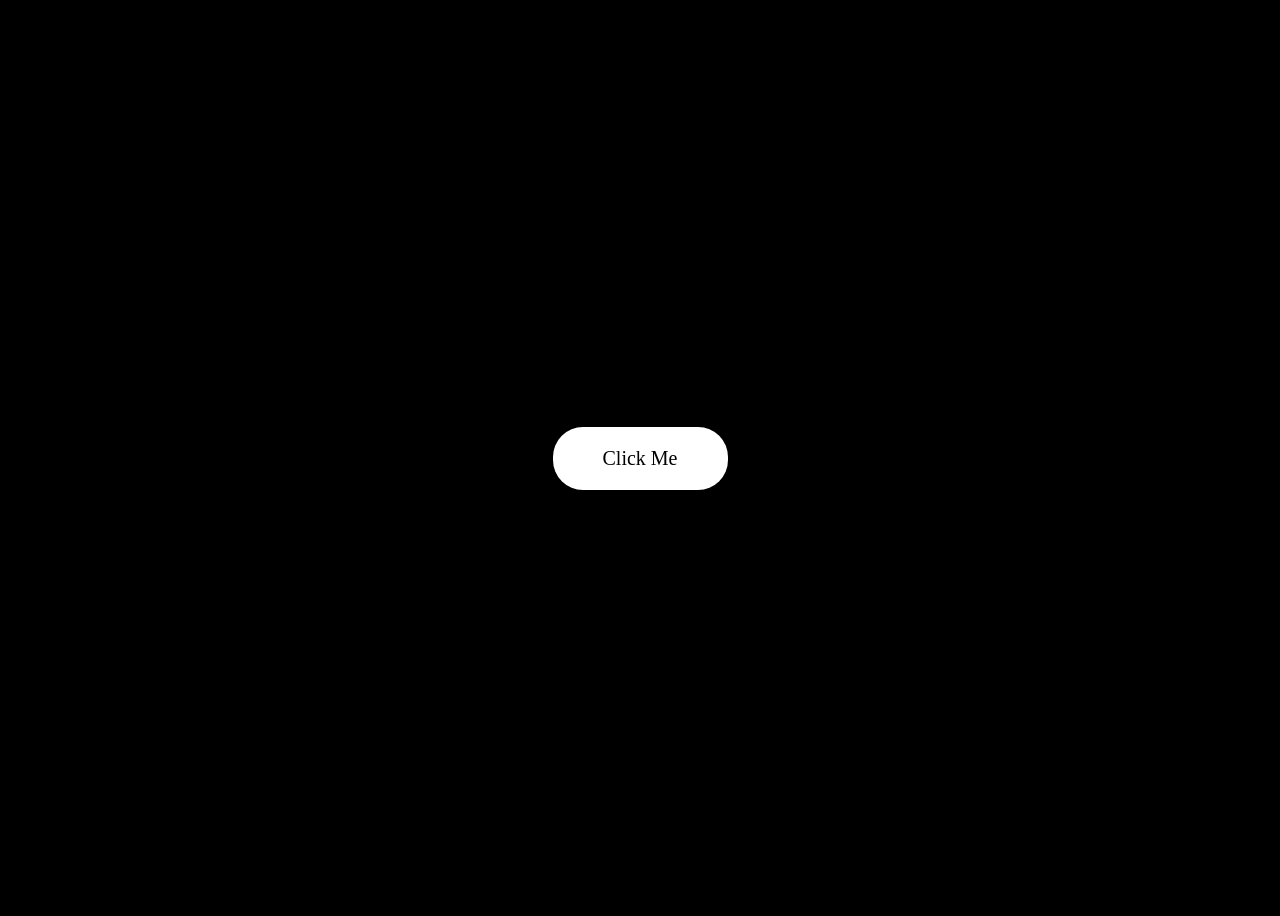
<file: class/week12demo/index.html>
<!DOCTYPE html>
<html lang="en">
<head>
    <meta charset="UTF-8">
    <meta name="viewport" content="width=device-width, initial-scale=1.0">
    <title>JavaScript Demo</title>
    <link rel="stylesheet" href="style.css">
</head>
<body>
    

    
<section>
    <div class="button">
      Click Me
    </div>
  </section>

    <script type="text/javascript" src="main.js"></script>
</body>
</html>
</file>
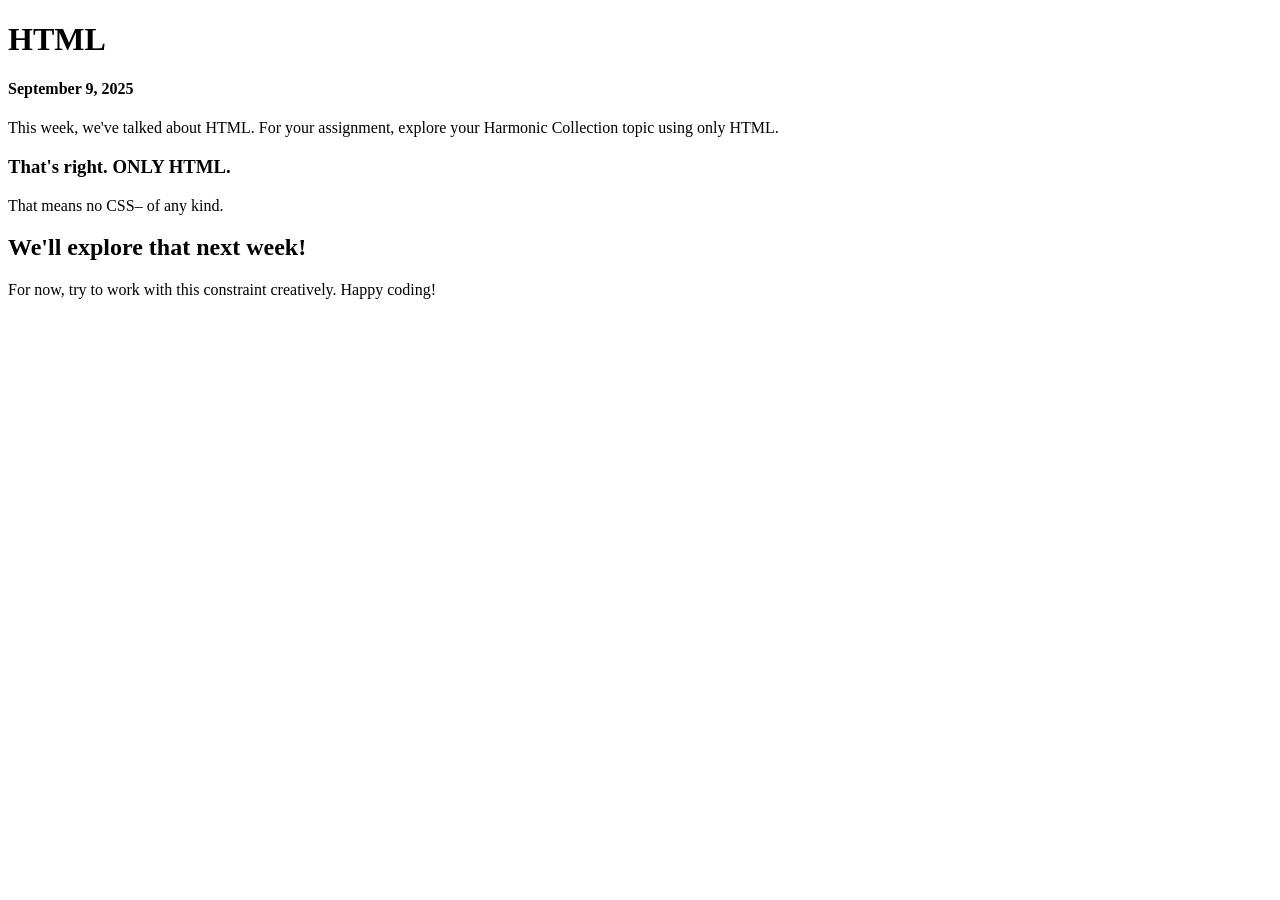
<file: class/week2demo/index.html>
<!DOCTYPE html>
<html lang="en">
<head>
    <meta charset="UTF-8">
    <meta name="viewport" content="width=device-width, initial-scale=1.0">
    <title>Week 2: HTML</title>
</head>
<body>
    <H1>HTML</H1>
    <h4>September 9, 2025</h4>
    <p>This week, we've talked about HTML. For your assignment, explore your Harmonic Collection topic <emphasis>using only HTML.</emphasis></p>
    <h3>That's right. ONLY HTML.</h3>
    <p>That means no CSS– of any kind.</p>
    <h2>We'll explore that next week!</h2>
    <p>For now, try to work with this constraint creatively. Happy coding!</p>
</body>
</html>
</file>
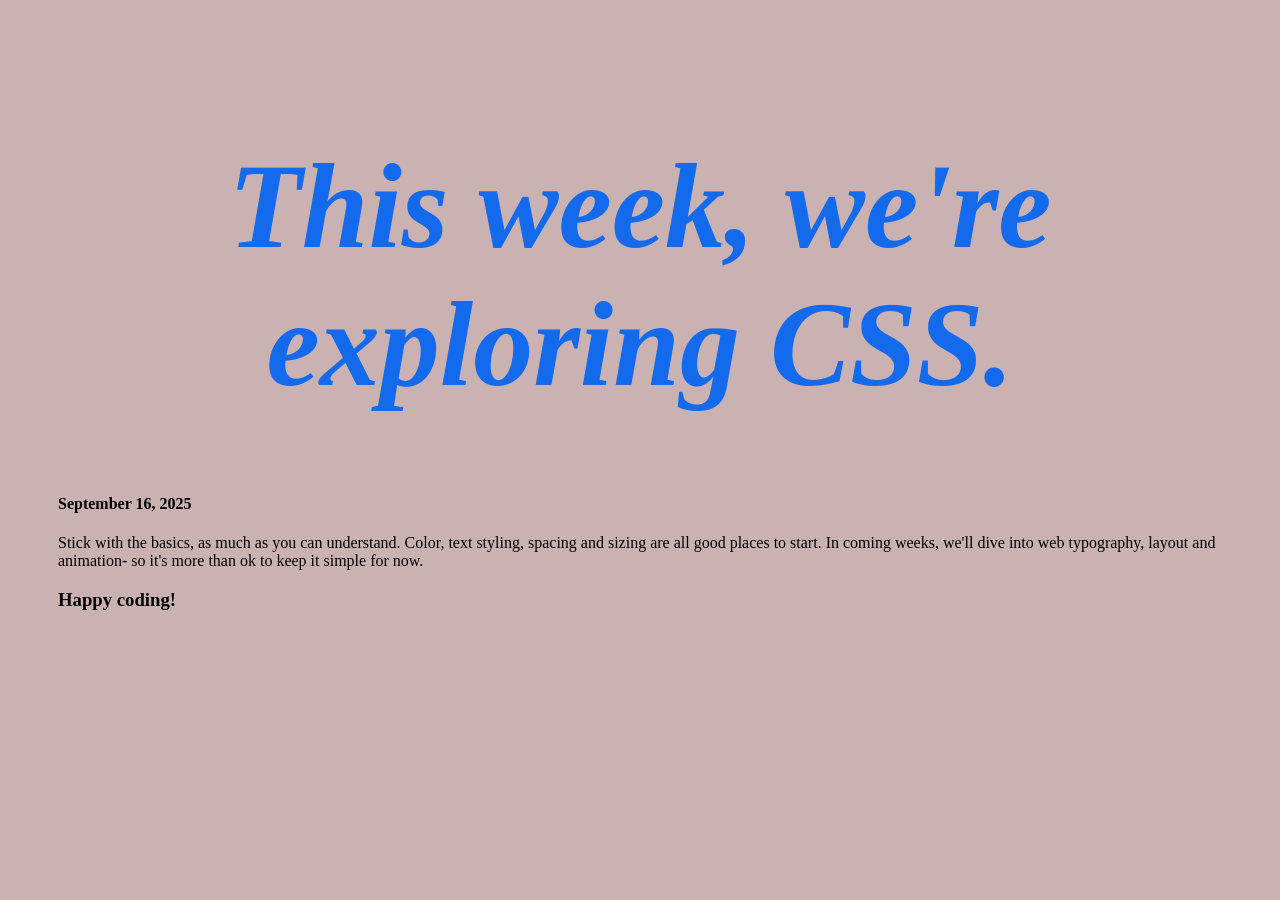
<file: class/week3demo/index.html>
<!DOCTYPE html>
<html lang="en">
<head>
    <meta charset="UTF-8">
    <meta name="viewport" content="width=device-width, initial-scale=1.0">
    <title>Week 3: CSS</title>

    <link rel="stylesheet" href="style.css">
</head>
<body>
    <h1>This week, we're exploring CSS.</h1>
    <h4>September 16, 2025</h4>
    <p>Stick with the basics, as much as you can understand. Color, text styling, spacing and sizing are all good places to start. In coming weeks, we'll dive into web typography, layout and animation- so it's more than ok to keep it simple for now.</p>
    <h3>Happy coding!</h3>
</body>
</html>
</file>
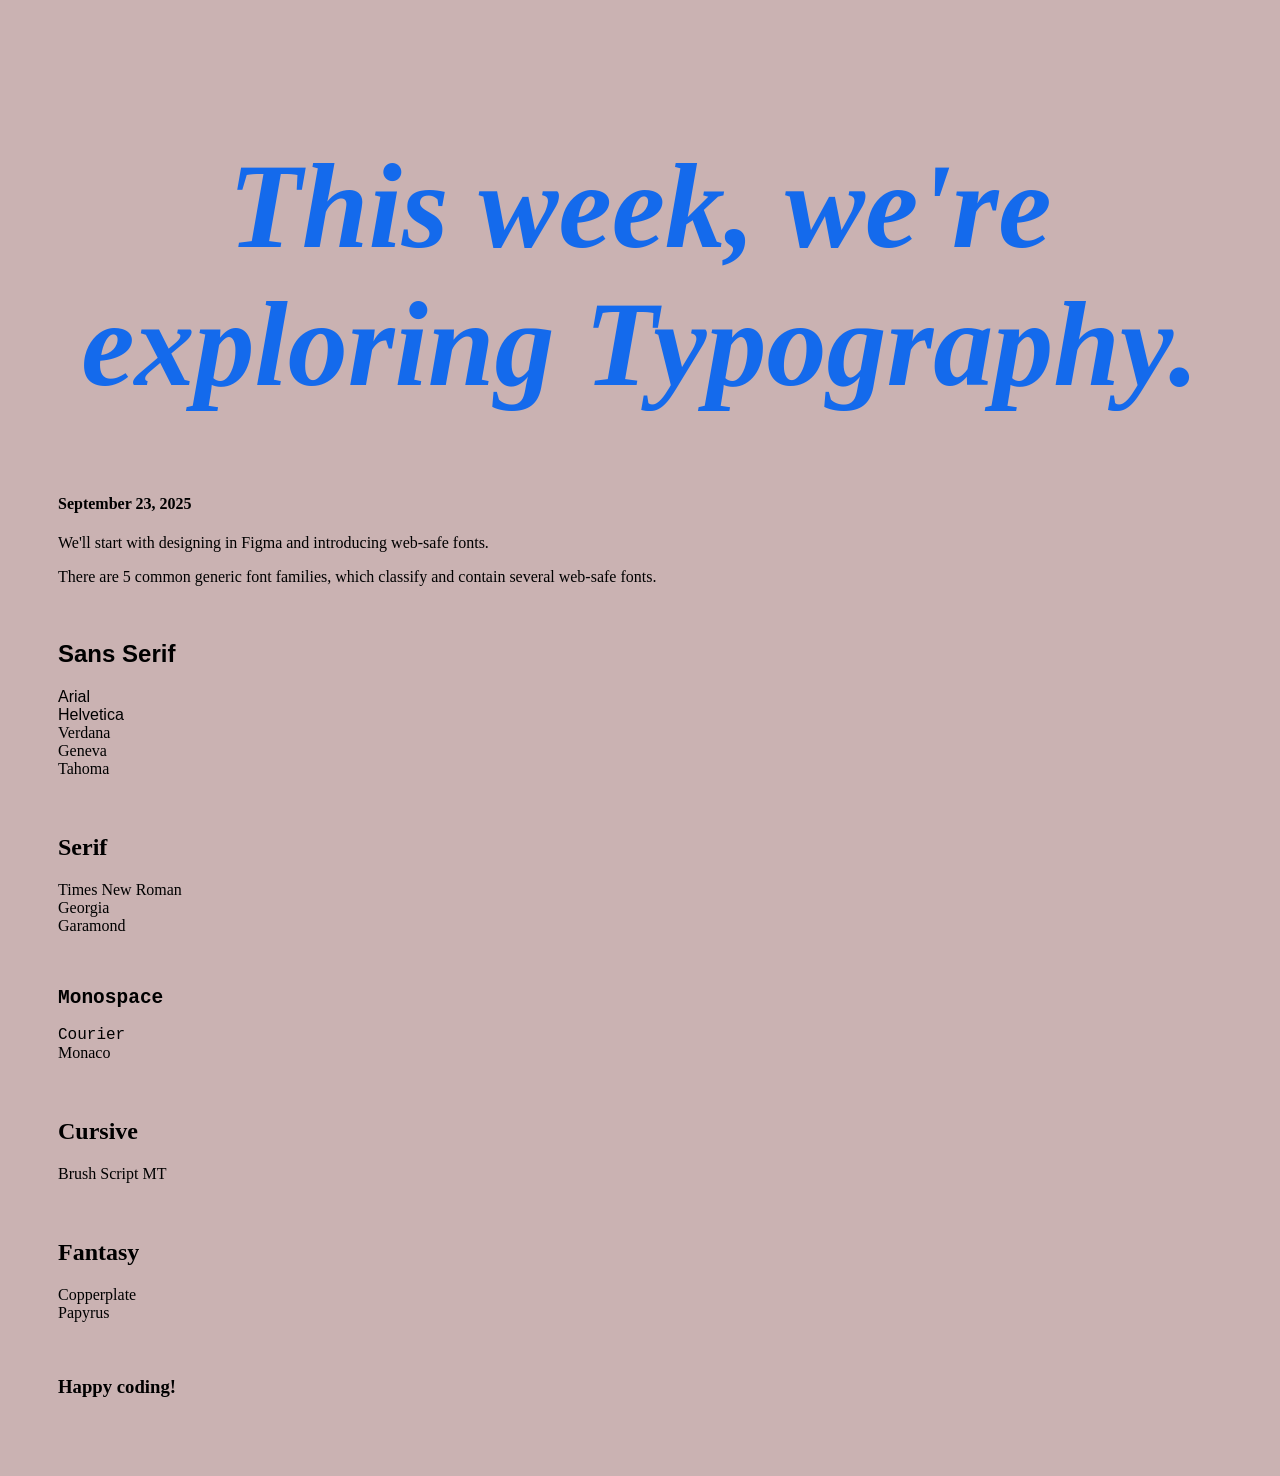
<file: class/week4demo/index.html>
<!DOCTYPE html>
<html lang="en">
<head>
    <meta charset="UTF-8">
    <meta name="viewport" content="width=device-width, initial-scale=1.0">
    <title>Week 4: Web Typography</title>

    <link rel="stylesheet" href="style.css">
</head>
<body>
    <h1>This week, we're exploring Typography.</h1>
    <h4>September 23, 2025</h4>
    <p>We'll start with designing in Figma and introducing <emphasis>web-safe fonts.</emphasis></p>
    <p>There are 5 common generic font families, which classify and contain several web-safe fonts.</p>
<br>
    <h2 style="font-family: sans-serif;">Sans Serif</h2>
    <span style="font-family: arial;">Arial</span><br>
    <span style="font-family: helvetica;">Helvetica</span><br>
    <span style="font-family: verdana;">Verdana</span><br>
    <span style="font-family: Geneva;">Geneva</span><br>
    <span style="font-family: tahoma;">Tahoma</span><br>
<br>
<br>
    <h2 style="font-family: serif;">Serif</h2>
    <span style="font-family: 'Times New Roman';">Times New Roman</span><br>
    <span style="font-family: 'Georgia';">Georgia</span><br>
    <span style="font-family: 'Garamond';">Garamond</span><br>
<br>
<br>
    <h2 style="font-family: monospace;">Monospace</h2>
    <span style="font-family: 'Courier';">Courier</span><br>
    <span style="font-family: 'Monaco';">Monaco</span><br>
<br>
<br>
    <h2 style="font-family: cursive;">Cursive</h2>
    <span style="font-family: 'Brush Script MT';">Brush Script MT</span><br>
<br>
<br>
    <h2 style="font-family: fantasy;">Fantasy</h2>
    <span style="font-family: 'copperplate';">Copperplate</span><br>
    <span style="font-family: 'Papyrus';">Papyrus</span><br>
    <br>
    <br>
    <h3>Happy coding!</h3>
</body>
</html>
</file>
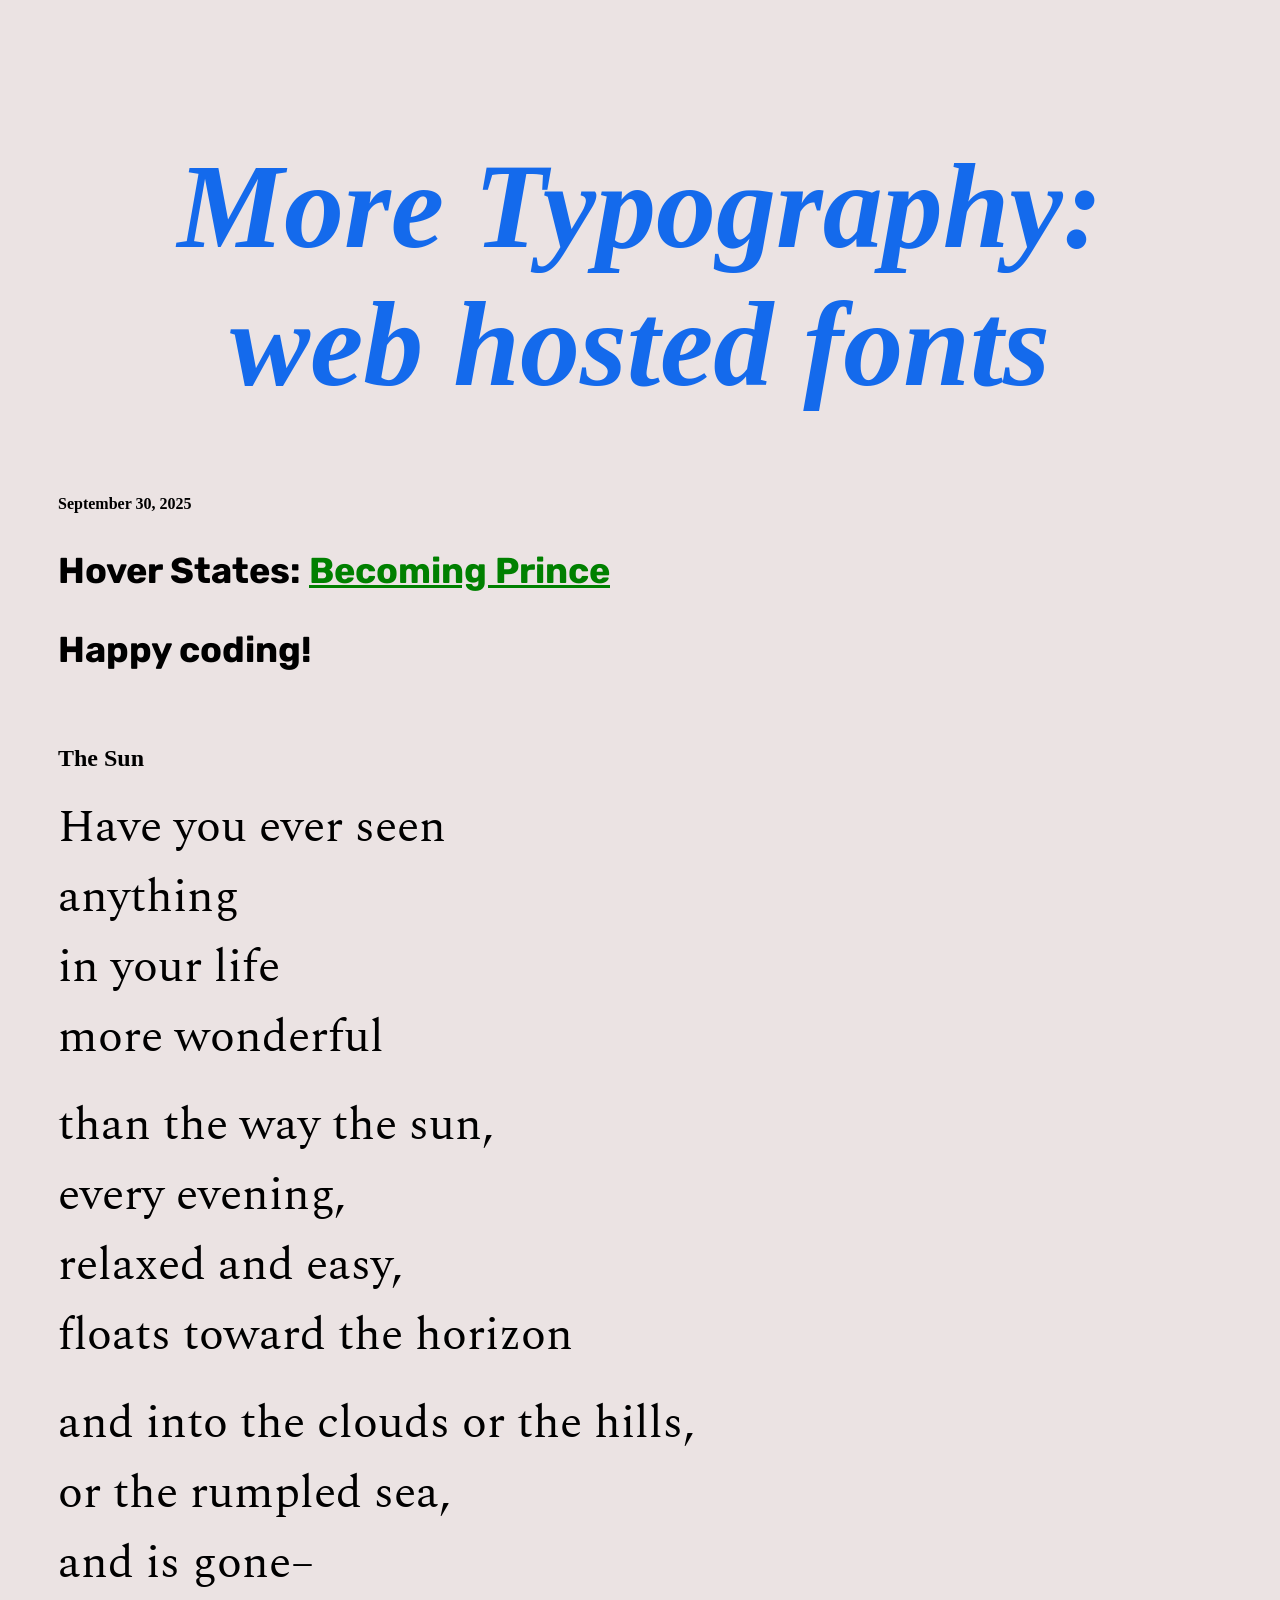
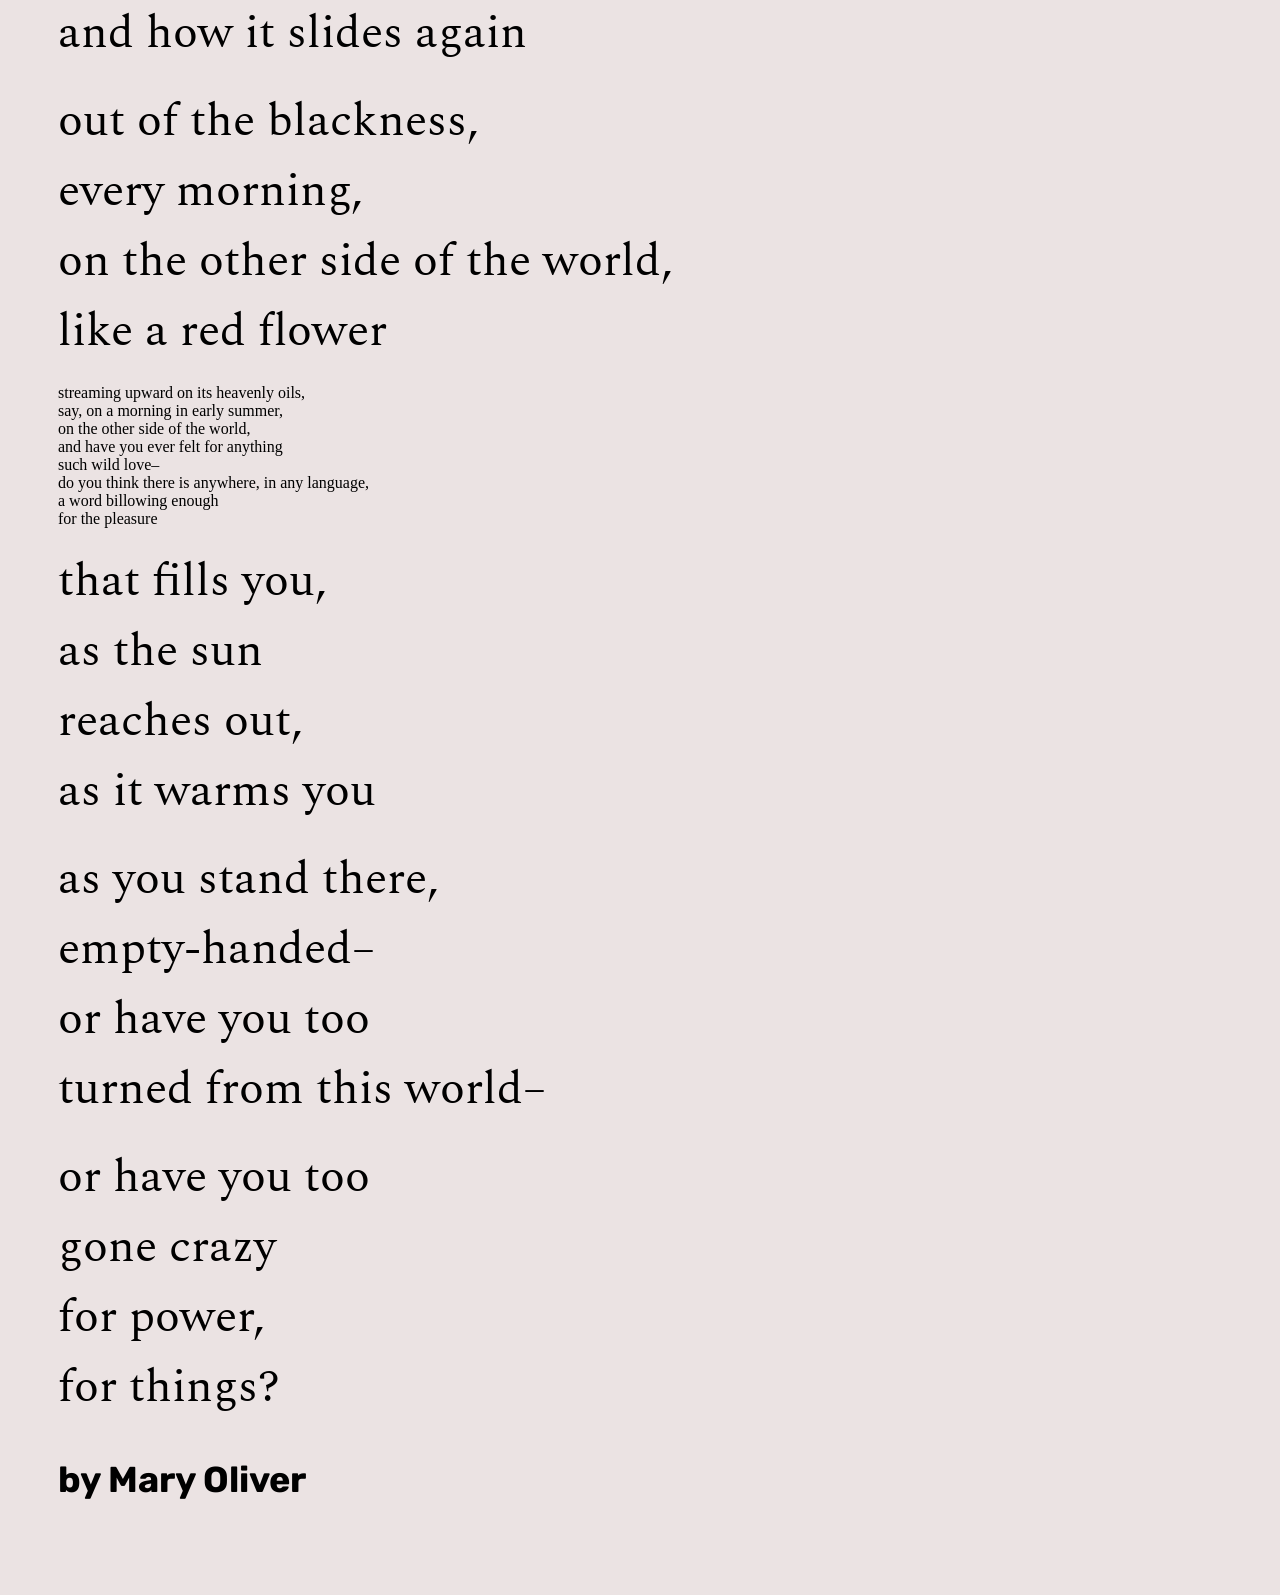
<file: class/week5demo/index.html>
<!DOCTYPE html>
<html lang="en">
<head>
    <meta charset="UTF-8">
    <meta name="viewport" content="width=device-width, initial-scale=1.0">
    <title>Week 5: More Web Typography</title>

    <link rel="stylesheet" href="style.css">
    <link rel="stylesheet" href="https://fonts.googleapis.com/css?family=Spectral|Rubik">

</head>
<body>
    <h1>More Typography: <br>
    web hosted fonts</h1>
    <h4>September 30, 2025</h4>
    
    <h3>Hover States: <a href="https://becoming.prince.com/">Becoming Prince</a></h3>
    <h3>Happy coding!</h3>
    <br>
    
    <h2>The Sun</h2>
    <span class="poem">
        Have you ever seen<br>
        anything<br>
        in your life<br>
        more wonderful<br>
    </span>
    <br>
    <span class="poem">
        than the way the sun,<br>
        every evening,<br>
        relaxed and easy,<br>
        floats toward the horizon<br>
    </span>
        <br>
    <span class="poem">
        and into the clouds or the hills,<br>
        or the rumpled sea,<br>
        and is gone–<br>
        and how it slides again<br>
    </span>
        <br>
    <span class="poem">
        out of the blackness,<br>
        every morning,<br>
        on the other side of the world,<br>
        like a red flower<br>
    </span>
        <br>
    <span>
        streaming upward on its heavenly oils,<br>
        say, on a morning in early summer,<br>
        on the other side of the world,<br>
        and have you ever felt for anything<br>
        such wild love–<br>
        do you think there is anywhere, in any language,<br>
        a word billowing enough<br>
        for the pleasure<br>
    </span>
        <br>
    <span class="poem">
        that fills you,<br>
        as the sun<br>
        reaches out,<br>
        as it warms you<br>
    </span>
        <br>
    <span class="poem">
        as you stand there,<br>
        empty-handed–<br>
        or have you too<br>
        turned from this world–<br>
    </span>
        <br>
    <span class="poem">
        or have you too<br>
        gone crazy<br>
        for power,<br>
        for things?<br>
    </span>
    <h3>by Mary Oliver</h3>

</body>
</html>
</file>
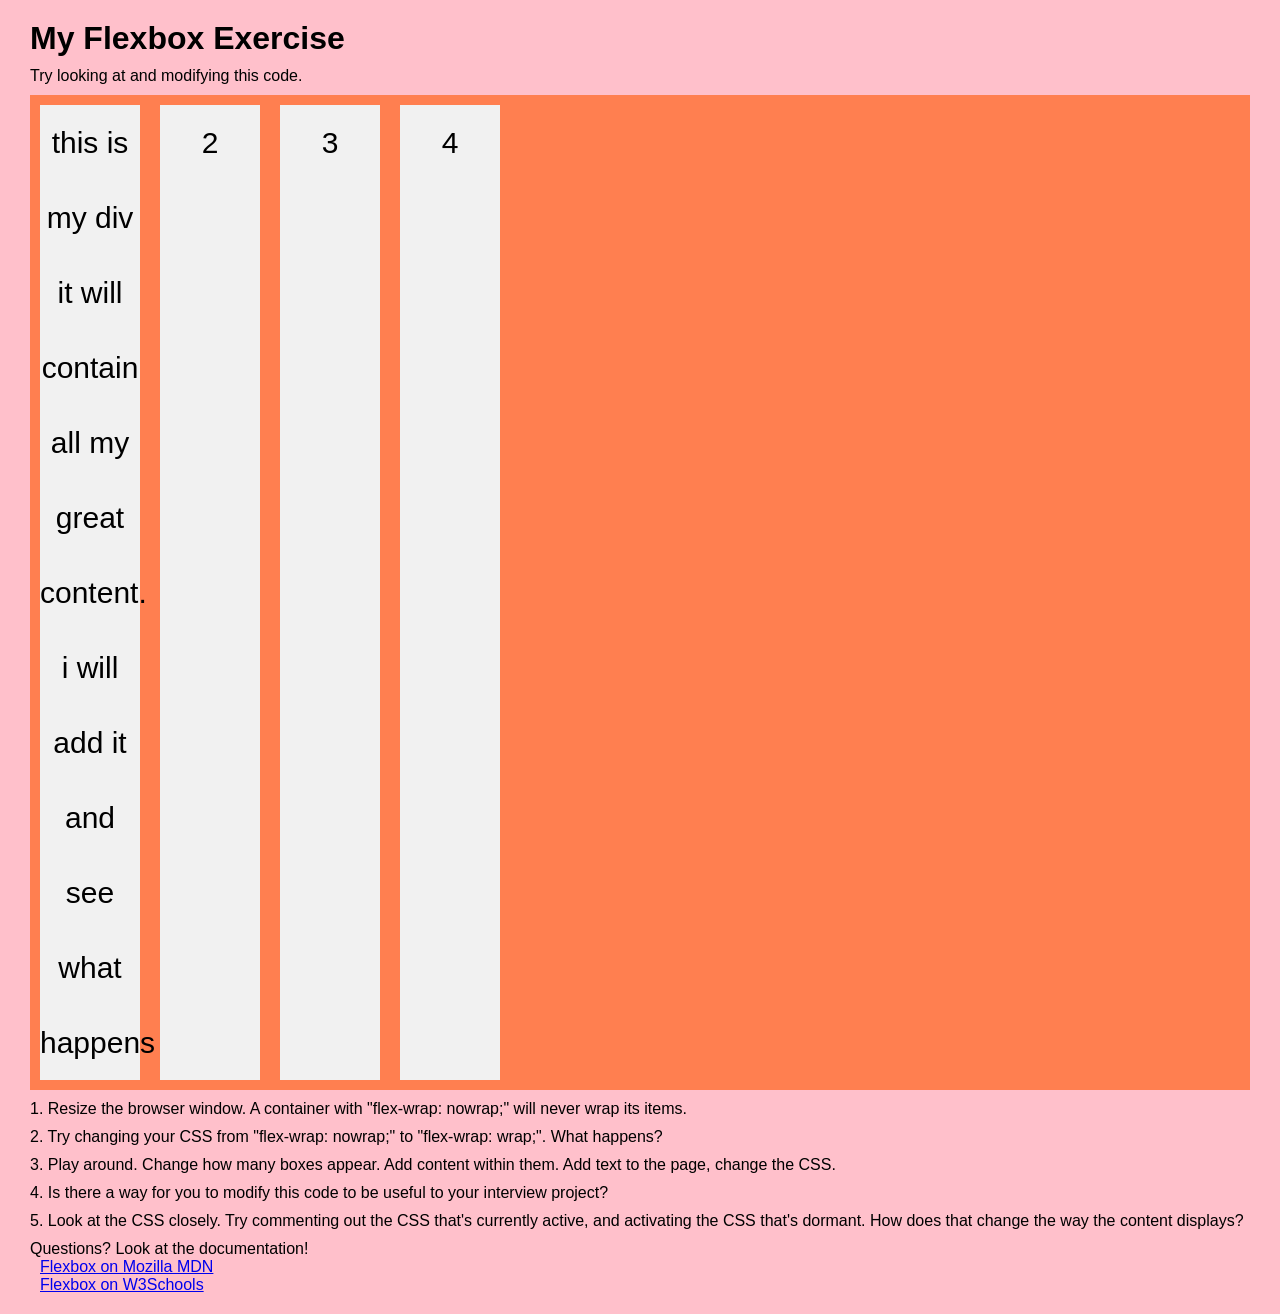
<file: class/week7demo/demo1/index.html>
<!DOCTYPE html>
<html lang="en">
  <head>
    <meta charset="utf-8" />
    <meta name="viewport" content="width=device-width, initial-scale=1" />

    <title>Week 7: Demo 1 Flexbox</title>
    
    <link rel="stylesheet" href="style.css" />
  </head>

  <body>
    <h1>My Flexbox Exercise</h1>

    <p>Try looking at and modifying this code.</p>
    <div class="flex-container">
      <div>this is my div it will contain all my great content. i will add it and see what happens</div>
      <div>2</div>
      <div>3</div>
      <div>4</div>
      <!-- <div>5</div>
      <div>6</div>
      <div>7</div>
      <div>8</div>
      <div>9</div>
      <div>10</div>
      <div>1</div>
      <div>2</div> -->
    </div>

    <p>
      1. Resize the browser window. A container with "flex-wrap: nowrap;" will
      never wrap its items.
    </p>
    <p>
      2. Try changing your CSS from "flex-wrap: nowrap;" to "flex-wrap: wrap;".
      What happens?
    </p>
    <p>
      3. Play around. Change how many boxes appear. Add content within them. Add
      text to the page, change the CSS.
    </p>
    <p>
      4. Is there a way for you to modify this code to be useful to your
      interview project?
    </p>
    <p>
      5. Look at the CSS closely. Try commenting out the CSS that's currently
      active, and activating the CSS that's dormant. How does that change the
      way the content displays?
    </p>
    <p>
      Questions? Look at the documentation!
      <br />
      <a
        href="https://developer.mozilla.org/en-US/docs/Learn/CSS/CSS_layout/Flexbox"
        target="_blank"
        >Flexbox on Mozilla MDN</a
      >
      <br />
      <a href="https://www.w3schools.com/css/css3_flexbox.asp" target="_blank"
        >Flexbox on W3Schools</a
      >
    </p>
  </body>
</html>
</file>
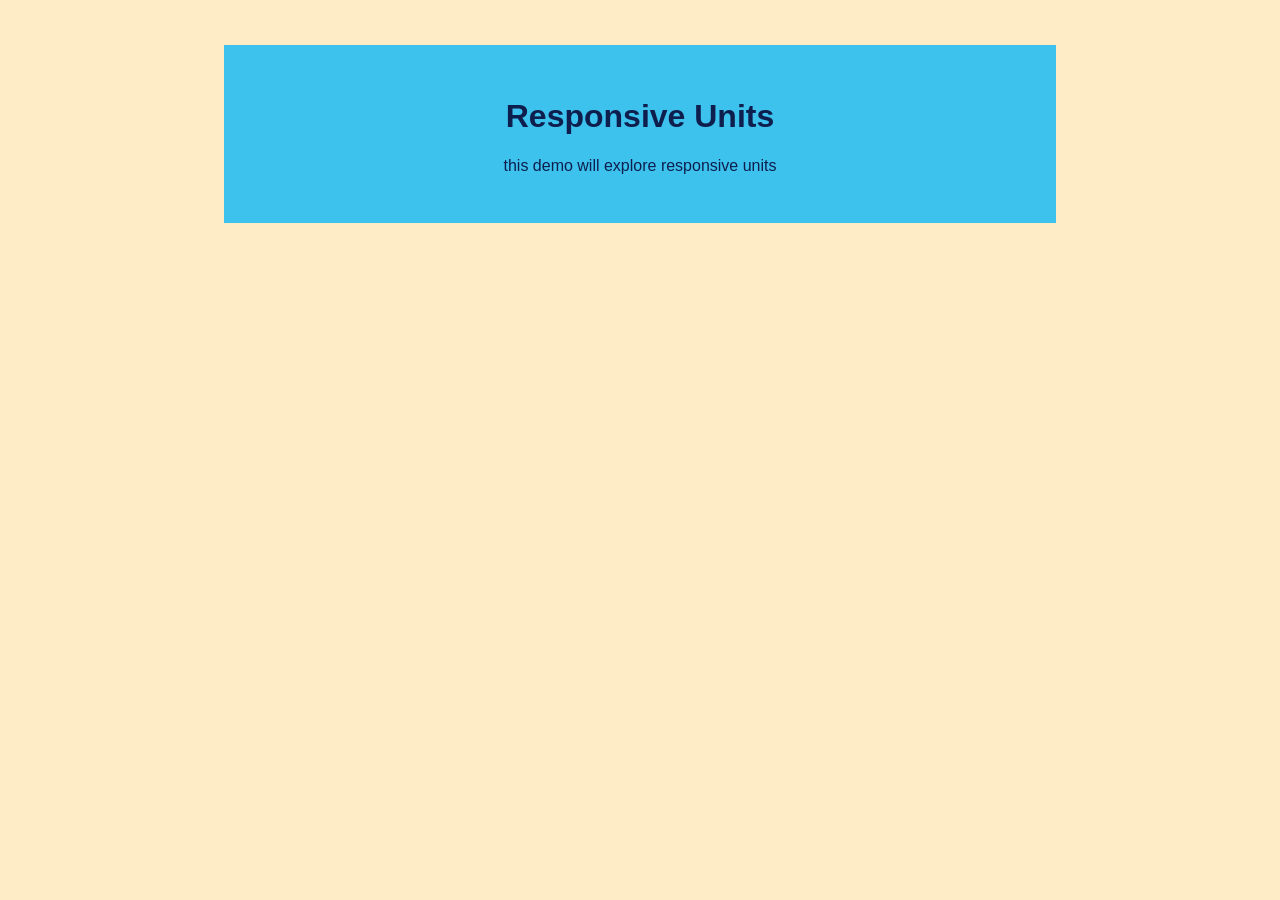
<file: class/week7demo/demo2/index.html>
<!DOCTYPE html>
<html lang="en">
<head>
    <meta charset="UTF-8">
    <meta name="viewport" content="width=device-width, initial-scale=1.0">
    <title>Week 7: Demo 2 Responsive Units</title>

    <link rel="stylesheet" href="style.css">
</head>
<body>
    
<div class="card">
    <h1>Responsive Units</h1>
    <p>this demo will explore responsive units</p>
  </div>

</body>
</html>
</file>
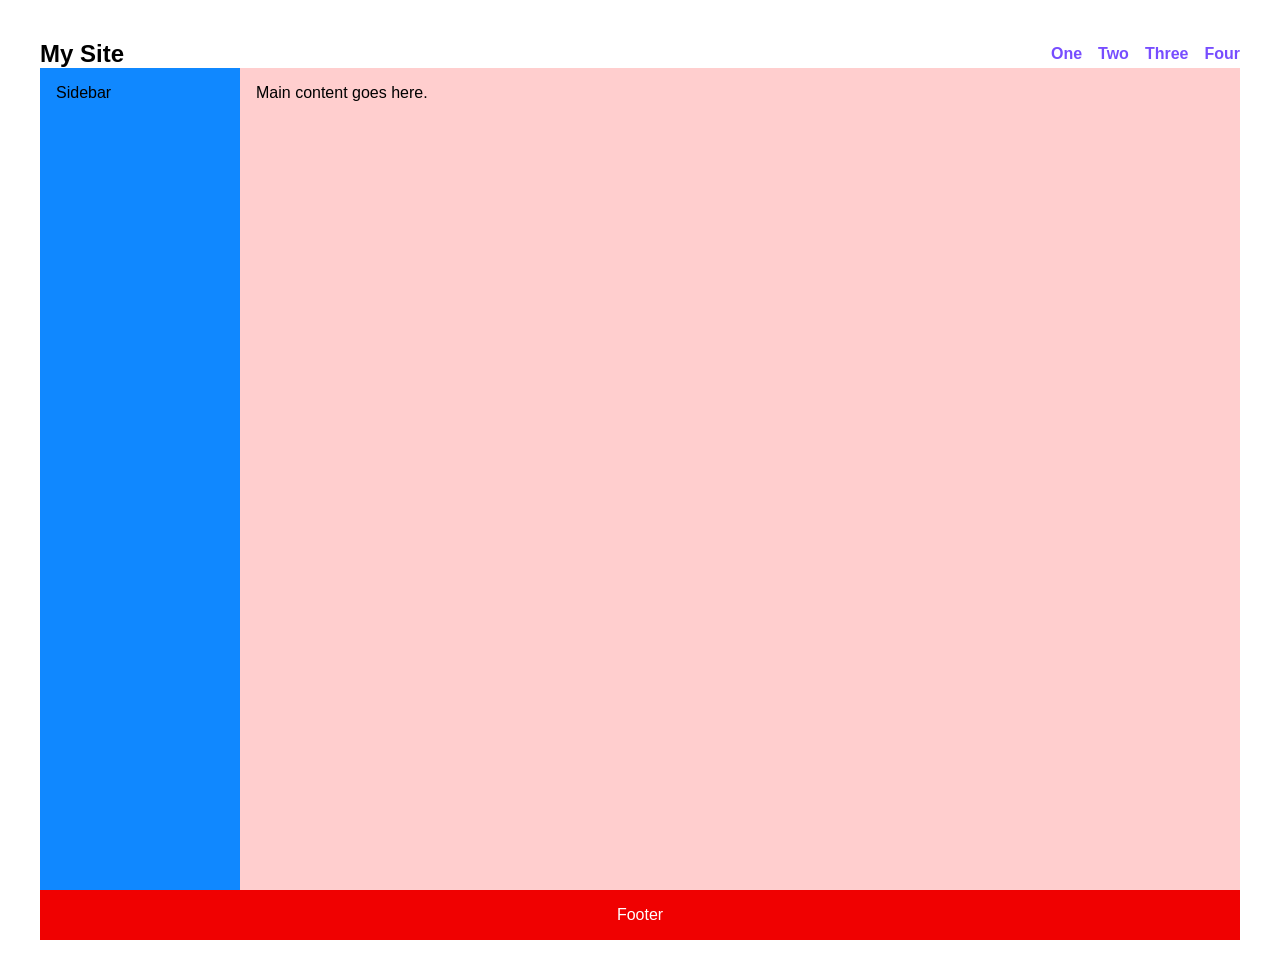
<file: class/week8demo/Flex/index.html>
<!DOCTYPE html>
<html lang="en">
<head>
    <meta charset="UTF-8">
    <meta name="viewport" content="width=device-width, initial-scale=1.0">
    <title>Wk8 Flex Demo</title>
    <link rel="stylesheet" href="style.css">
</head>
<body>
    <div class="header-container">
      <h1 class="logo">My Site</h1>
      <nav class="nav">
        <ul class="nav-links">
          <li><a href="#">One</a></li>
          <li><a href="#">Two</a></li>
          <li><a href="#">Three</a></li>
          <li><a href="#">Four</a></li>
        </ul>
      </nav>
    </div>
  </header>

  <div class="content">
    <aside class="sidebar">
      <p>Sidebar</p>
    </aside>
    <main class="main">
      <p>Main content goes here.</p>
    </main>
  </div>

  <footer>
    <p>Footer</p>
  </footer>
    
</body>
</html>
</file>
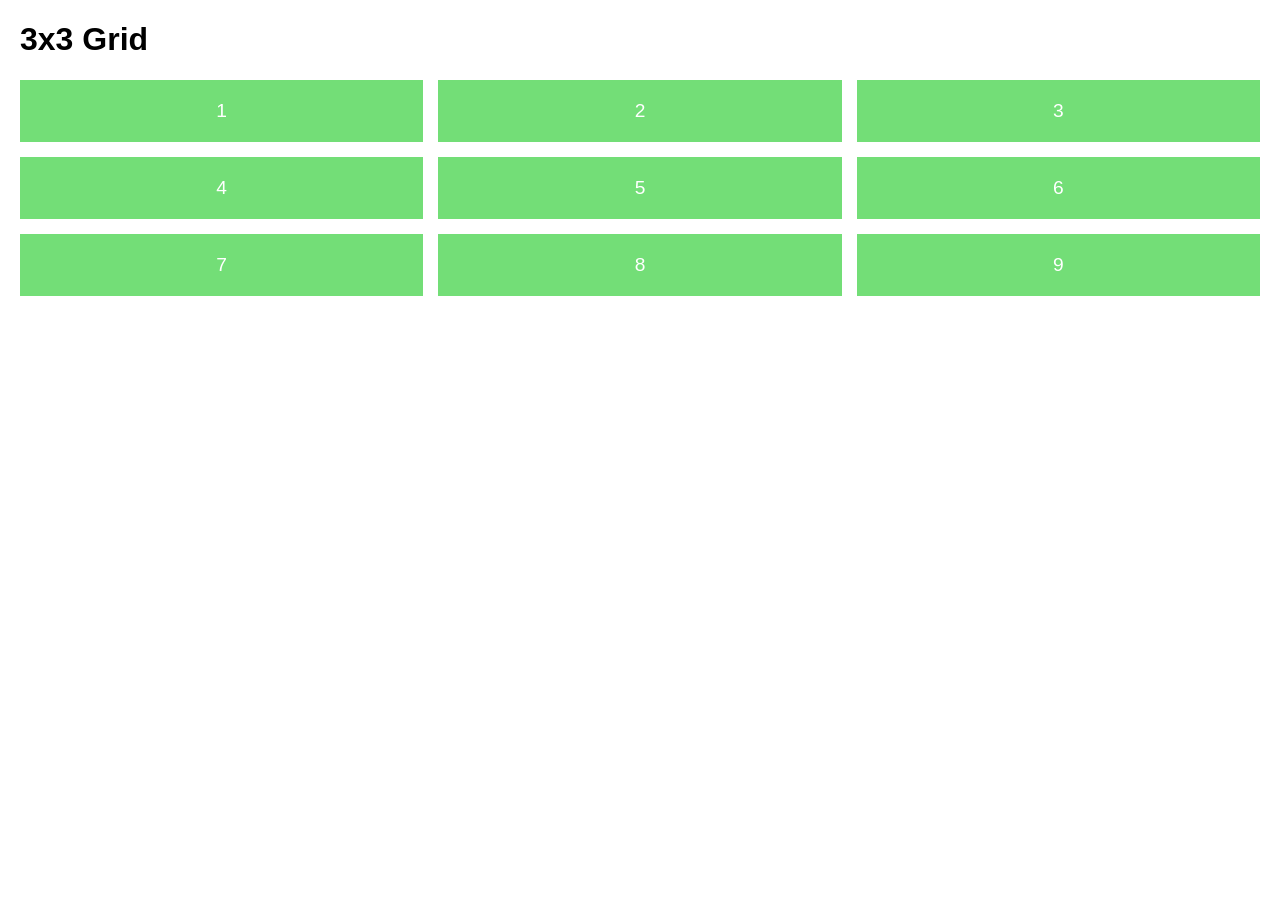
<file: class/week8demo/Grid/index.html>
<!DOCTYPE html>
<html lang="en">
<head>
    <meta charset="UTF-8">
    <meta name="viewport" content="width=device-width, initial-scale=1.0">
    <title>Wk8 Grid Demo</title>
    <link rel="stylesheet" href="style.css">
</head>
<body>
    <h1>3x3 Grid</h1>
  <div class="grid-container">
    <div class="grid-item">1</div>
    <div class="grid-item">2</div>
    <div class="grid-item">3</div>
    <div class="grid-item">4</div>
    <div class="grid-item">5</div>
    <div class="grid-item">6</div>
    <div class="grid-item">7</div>
    <div class="grid-item">8</div>
    <div class="grid-item">9</div>
  </div>
    
</body>
</html>
</file>
<file: class/week12demo/style.css>
body {
  background-color:  black;
}

section {
  display:  flex;
  flex-direction:  column;
  justify-content: center;
  align-items:  center;
  height:  100vh;
}

.button {
  padding: 20px 50px;
  border-radius: 30px;
  background-color:  white;
  color:  black;
  font-size:  60px;
  font-size: 20px;
  text-align:  center;
  text-align:  center;
  transition:  all 100ms;
}

.button:hover {
  background-color: #DEB887;
  cursor:  pointer;
}

.buttonOn {
  background-color:  black;
  color:  white;
}

.light {
  background-color: papayawhip;
}
</file>
<file: class/week3demo/style.css>
body {
    background-color: #cab2b2;
    padding: 50px;
}
h1{
    text-align: center;
    color: #146AEC;
    font-size: 120px;
    font-style: italic;
}
</file>
<file: class/week4demo/style.css>
body {
    background-color: #cab2b2;
    padding: 50px;
}
h1{
    text-align: center;
    color: #146AEC;
    font-size: 120px;
    font-style: italic;
}
</file>
<file: class/week5demo/style.css>
body {
    background-color: #ebe3e3;
    padding: 50px;
}
h1{
    text-align: center;
    color: #146AEC;
    font-size: 120px;
    font-style: italic;
}

H3 {
  font-family: Rubik, sans-serif;
  font-size: 36px;
}

.poem {
  font-family: Spectral, serif;
  font-size: 46px;
}


/* 4 different states for the same link: unvisited, vistited, hover and acitve */
/* unvisited link  */
a:link {
  color: green;
}
/* visited link */
a:visited {
  color: rgb(218, 20, 169);
}
/* mouse over link */
a:hover {
  color: red;
}
/* selected link */
a:active {
  color: yellow;
}
</file>
<file: class/week7demo/demo1/style.css>
*{
  background-color: pink;
  font-family: sans-serif;
  margin: 10px;
}

/* h1 {
  color: magenta;
  font-size: 150px;
} */

/* default to border-box */

.flex-container {
  display: flex;
  flex-wrap: nowrap;
  background-color: coral;
}

.flex-container > div {
  background-color: #f1f1f1;
  width: 100px;
  margin: 10px;
  text-align: center;
  line-height: 75px;
  font-size: 30px;
}


/* TRY COMMENTING OUT THE ABOVE CODE AND ACTIVATING THE CODE BELOW- WHAT HAPPENS? */
/* .flex-container {
  display: flex;
  flex-direction: column;
  background-color: DodgerBlue;
}

.flex-container > div {
  background-color: #f1f1f1;
  width: 100px;
  margin: 10px;
  text-align: center;
  line-height: 75px;
  font-size: 30px;
} */
</file>
<file: class/week7demo/demo2/style.css>
body {
  margin: 0;
  padding: 0;
  font-family: sans-serif;
  color: rgb(14, 31, 78);
  background-color: #feecc7;
}


.card {
  width: 60vw;       /* 60% of viewport width */
  padding: 2rem;      /* Relative to root font size */
  margin: 5vh auto;   /* Top/bottom margin: 5% of viewport height */
  background-color: rgb(61, 194, 238);
  text-align: center;
}

@media (max-width: 500px) {
  .card {
    width: 90vw;
    padding: 1rem;
  }
}
</file>
<file: class/week8demo/Flex/style.css>
* {
  margin: 0;
  padding: 0;
  box-sizing: border-box;
}

body {
  margin: 40px;
  font-family: sans-serif;
  min-height: 100vh;
  display: flex;
  flex-direction: column;
}

/* --- Header and Nav --- */
header {
  padding: 1rem;
}

.header-container {
  display: flex;
  justify-content: space-between;
  align-items: center;
  flex-wrap: wrap;
}

.logo {
  font-size: 1.5rem;
}

.nav-links {
  list-style: none;
  display: flex;
  gap: 1rem;
}

.nav-links a {
  color: rgb(119, 77, 255);
  text-decoration: none;
  font-weight: bold;
}

.nav-links a:hover {
  text-decoration: underline;
}

/* --- Main Content Area --- */
.content {
  flex: 1;
  display: flex;
  flex-direction: row;
}

.sidebar {
  width: 200px;
  background-color: #1088ff;
  padding: 1rem;
  flex-shrink: 0;
}

.main {
  flex: 1;
  background-color: #ffcece;
  padding: 1rem;
}

/* --- Footer --- */
footer {
  background-color: #f00101;
  color: white;
  padding: 1rem;
  text-align: center;
}

/* --- Responsive Layout --- */
@media (max-width: 768px) {
  .content {
    flex-direction: column;
  }

  .sidebar {
    width: 100%;
  }

  .main {
    width: 100%;
  }

  .nav-links {
    flex-direction: column;
    gap: 0.5rem;
    margin-top: 1rem;
  }

  .header-container {
    flex-direction: column;
    align-items: flex-start;
  }
}
</file>
<file: class/week8demo/Grid/style.css>
body {
      font-family: Helvetica, sans-serif;
      margin: 20px;
    }
    .grid-container {
      display: grid;
      grid-template-columns: repeat(3, 1fr); /* 3 columns by default */
      grid-gap: 15px;
    }
    .grid-item {
      background-color: #73de77;
      color: white;
      padding: 20px;
      font-size: 1.2rem;
      text-align: center;
    }

    /* Media Query for screens 650px or smaller */
    @media (max-width: 650px) {
      .grid-container {
        grid-template-columns: 1fr; /* single column */
      }
    }
</file>
